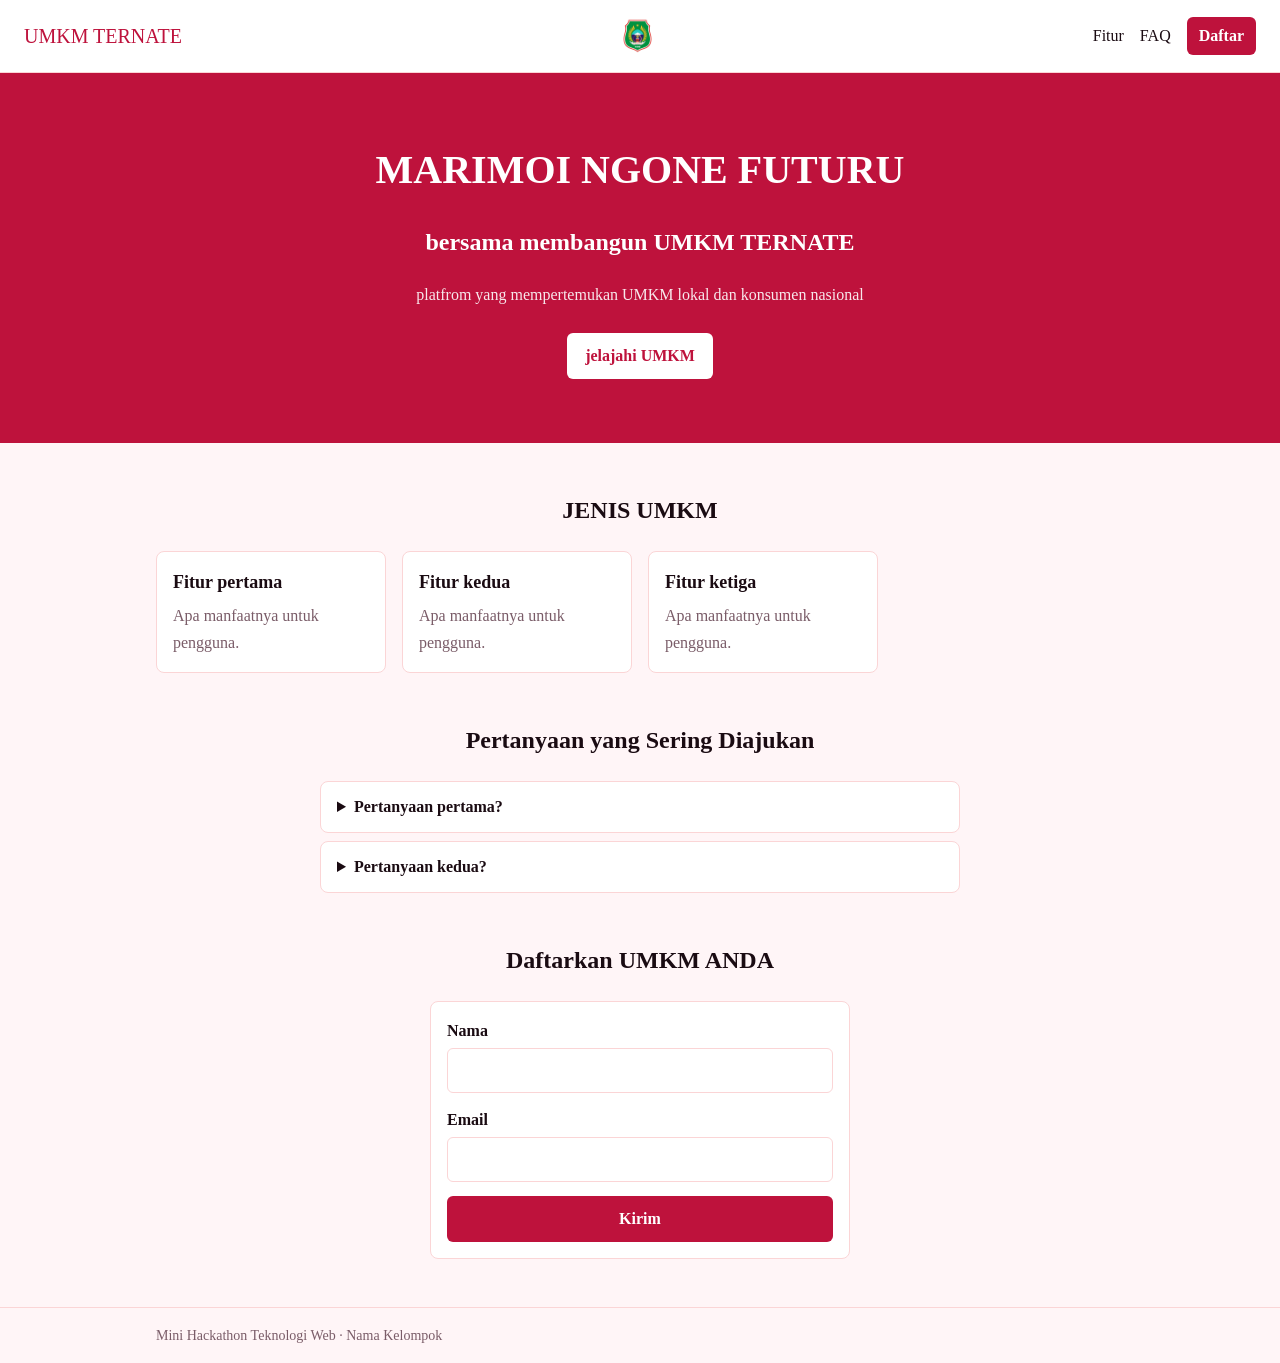
<file: index.html>
<!doctype html>
<html lang="id">
<head>
    <meta charset="utf-8">
    <meta name="viewport" content="width=device-width, initial-scale=1">
    <title>UMKM TERNATE</title>
    <link rel="stylesheet" href="style.css">
</head>
<body>
    <header class="atas">
        <div class="nav-inner">
            <!-- TODO: ganti dengan nama produk/layanan yang dipromosikan -->
            <a href="#" class="merek">UMKM TERNATE</a>
            <img src="LogoPROVMALUT.png" alt="" height="40"> 
            <nav class="menu">
                <a href="#fitur">Fitur</a>
                <a href="#faq">FAQ</a>
                <a href="#daftar" class="tombol kecil">Daftar</a>
            </nav>
        </div>
    </header>

    <main>
        <section class="hero">
            <div class="wadah">
                <h1>MARIMOI NGONE FUTURU</h1>
                <h2>bersama membangun UMKM TERNATE</h2>
                <p>platfrom yang mempertemukan UMKM lokal dan konsumen nasional</p>
                <a href="#daftar" class="tombol">jelajahi UMKM</a>
            </div>
        </section>

        <section id="fitur" class="wadah">
            <h2>JENIS UMKM</h2>
            <!-- Kartu fitur diisi oleh script.js -->
            <div id="daftar-fitur" class="grid"></div>
        </section>

        <section id="faq" class="wadah">
            <h2>Pertanyaan yang Sering Diajukan</h2>
            <details>
                <summary>Pertanyaan pertama?</summary>
                <p>Jawaban pertanyaan pertama.</p>
            </details>
            <details>
                <summary>Pertanyaan kedua?</summary>
                <p>Jawaban pertanyaan kedua.</p>
            </details>
        </section>

        <section id="daftar" class="wadah">
            <h2>Daftarkan UMKM ANDA</h2>
            <form id="form-daftar" class="kartu form" novalidate>
                <label>Nama <input name="nama" required></label>
                <label>Email <input name="email" type="email" required></label>
                <p id="pesan" class="pesan" hidden></p>
                <button>Kirim</button>
            </form>
        </section>
    </main>

    <footer class="bawah">
        <div class="wadah">Mini Hackathon Teknologi Web · Nama Kelompok</div>
    </footer>

    <script src="script.js"></script>
</body>
</html>
</file>
<file: style.css>
/* Ganti warna di sini, semua bagian halaman ikut berubah */
:root {
    --utama: #be123c;
    --utama-gelap: #4c0519;
    --aksen: #14b8a6;
    --aksen-2: #fbbf24;
    --teks: #1a0b12;
    --redup: #7a5c68;
    --latar: #fff5f7;
    --kartu: #ffffff;
    --garis: #fbd5d6;
}

* {
    box-sizing: border-box;
}

body {
    margin: 0;
    font-family: 'Times New Roman', Times, serif;
    color: var(--teks);
    background: var(--latar);
    line-height: 1.65;
}

.wadah {
    max-width: 1000px;
    margin: 0 auto;
    padding: 0 16px;
}

/* Header */
.atas {
    background: #fff;
    border-bottom: 1px solid var(--garis);
}

.atas .wadah {
    display: flex;
    justify-content: space-between;
    align-items: center;
    flex-wrap: wrap;
    gap: 8px;
    padding-top: 12px;
    padding-bottom: 12px;
}

.nav-inner {
    display: flex;
    justify-content: space-between;
    align-items: center;
    height: 72px;
    width: 100%;
    padding: 0 24px;
}

.merek {
    color: var(--utama);
    font-weight: 70;
    font-size: 20px;
    text-decoration: none;
    display: flex;
    align-items: center;
    gap: 10px;
    
}

.merek-logo {
    height: 40px;
    width: auto;
}

.menu {
    display: flex;
    align-items: center;
    gap: 24px;
}

.atas nav {
    display: flex;
    align-items: center;
    gap: 16px;
}

.atas nav a {
    color: var(--teks);
    text-decoration: none;
}

.atas nav a.tombol {
    color: #fff;
}

/* Hero */
.hero {
    background: var(--utama);
    color: #fff;
    padding: 64px 0;
    text-align: center;
    margin-bottom: 48px;
}

.hero h1 {
    font-size: 40px;
    margin: 0 0 12px;
}

.hero p {
    margin: 0 auto 24px;
    max-width: 560px;
    opacity: .9;
}

.hero .tombol {
    background: #fff;
    color: var(--utama);
}

/* Konten */
main>section.wadah {
    margin-bottom: 48px;
}

h2 {
    text-align: center;
}

.grid {
    display: grid;
    grid-template-columns: repeat(auto-fill, minmax(220px, 1fr));
    gap: 16px;
}

.kartu {
    background: var(--kartu);
    border: 1px solid var(--garis);
    border-radius: 8px;
    padding: 16px;
}

.kartu h3 {
    margin: 0 0 6px;
    font-size: 18px;
}

.kartu p {
    margin: 0;
    color: var(--redup);
}

details {
    background: var(--kartu);
    border: 1px solid var(--garis);
    border-radius: 8px;
    padding: 12px 16px;
    margin: 0 auto 8px;
    max-width: 640px;
}

summary {
    font-weight: 600;
    cursor: pointer;
}

details p {
    color: var(--redup);
    margin: 8px 0 0;
}

.form {
    display: grid;
    gap: 14px;
    max-width: 420px;
    margin: 0 auto;
}

.form label {
    display: grid;
    gap: 4px;
    font-weight: 600;
}

.form input {
    padding: 8px 12px;
    border: 1px solid var(--garis);
    border-radius: 6px;
    font: inherit;
}

.pesan {
    margin: 0;
    padding: 8px 12px;
    border-radius: 6px;
}

.pesan.berhasil {
    background: #dcfce7;
    color: #166534;
}

.pesan.gagal {
    background: #fee2e2;
    color: #991b1b;
}

.tombol,
button {
    display: inline-block;
    background: var(--utama);
    color: #fff;
    border: 0;
    border-radius: 6px;
    padding: 10px 18px;
    font: inherit;
    font-weight: 600;
    text-decoration: none;
    cursor: pointer;
}

.tombol:hover,
button:hover {
    opacity: .9;
}

.tombol.kecil {
    padding: 6px 12px;
}

/* Footer */
.bawah {
    border-top: 1px solid var(--garis);
    padding: 16px 0;
    color: var(--redup);
    font-size: 14px;
}

@media (max-width: 600px) {
    .hero h1 {
        font-size: 28px;
    }
}
</file>
